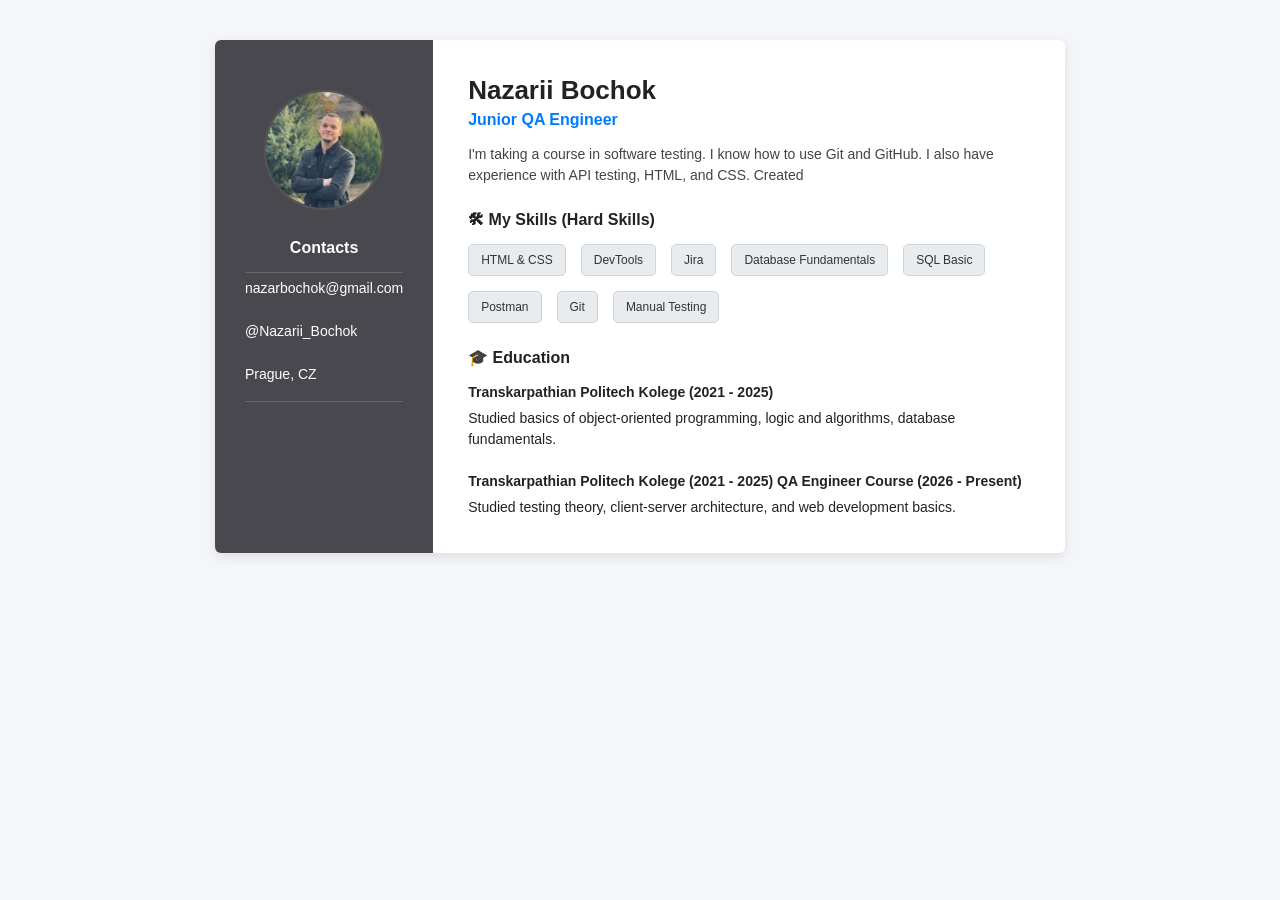
<file: homework.06.08/index.html>
<!DOCTYPE html>
<html lang="uk">
<head>
  <meta charset="UTF-8">
  <meta name="viewport" content="width=device-width, initial-scale=1.0">
  <title>Резюме QA Engineer</title>
  <link rel="stylesheet" href="style.css">
  <meta name="viewport" content="width=device-width, initial-scale=1.0">
</head>
<body>

  <div class="resume">
    <aside class="sidebar">
      <img src="zzzz.jpg" alt="Фото" class="avatar">
      <h3>Contacts</h3>
      <ul class="contacts-list">
        <li>nazarbochok@gmail.com</li>
        <li>@Nazarii_Bochok</li>
        <li>Prague, CZ</li>
      </ul>
    </aside>

      <main class="main">
      <h1>Nazarii Bochok</h1>
      <div class="subtitle">Junior QA Engineer</div>
      
      <p class="about">
        I'm taking a course in software testing. I know how to use Git and GitHub. I also have experience with API testing, HTML, and CSS. Created 

      <h3 class="section-title">🛠 My Skills (Hard Skills)</h3>
      <div class="skills-container">
        <span class="skill-tag">HTML & CSS</span>
        <span class="skill-tag">DevTools</span>
        <span class="skill-tag">Jira</span>
        <span class="skill-tag">Database Fundamentals</span>
        <span class="skill-tag">SQL Basic</span>
        <span class="skill-tag">Postman</span>
        <span class="skill-tag">Git</span>
        <span class="skill-tag">Manual Testing</span>
        

      </div>

      <h3 class="section-title">🎓 Education</h3>
      <div class="education">
        <strong>
          Transkarpathian Politech Kolege (2021 - 2025)
        </strong>
        <p>Studied basics of object-oriented programming, logic and algorithms, database fundamentals.</p>
        <strong>
          <br>Transkarpathian Politech Kolege (2021 - 2025)</b>
          QA Engineer Course (2026 - Present)
        </strong>
        <p>Studied testing theory, client-server architecture, and web development basics.</p>
      </div>
    </main>
  </div>

</body>
</html>
</file>
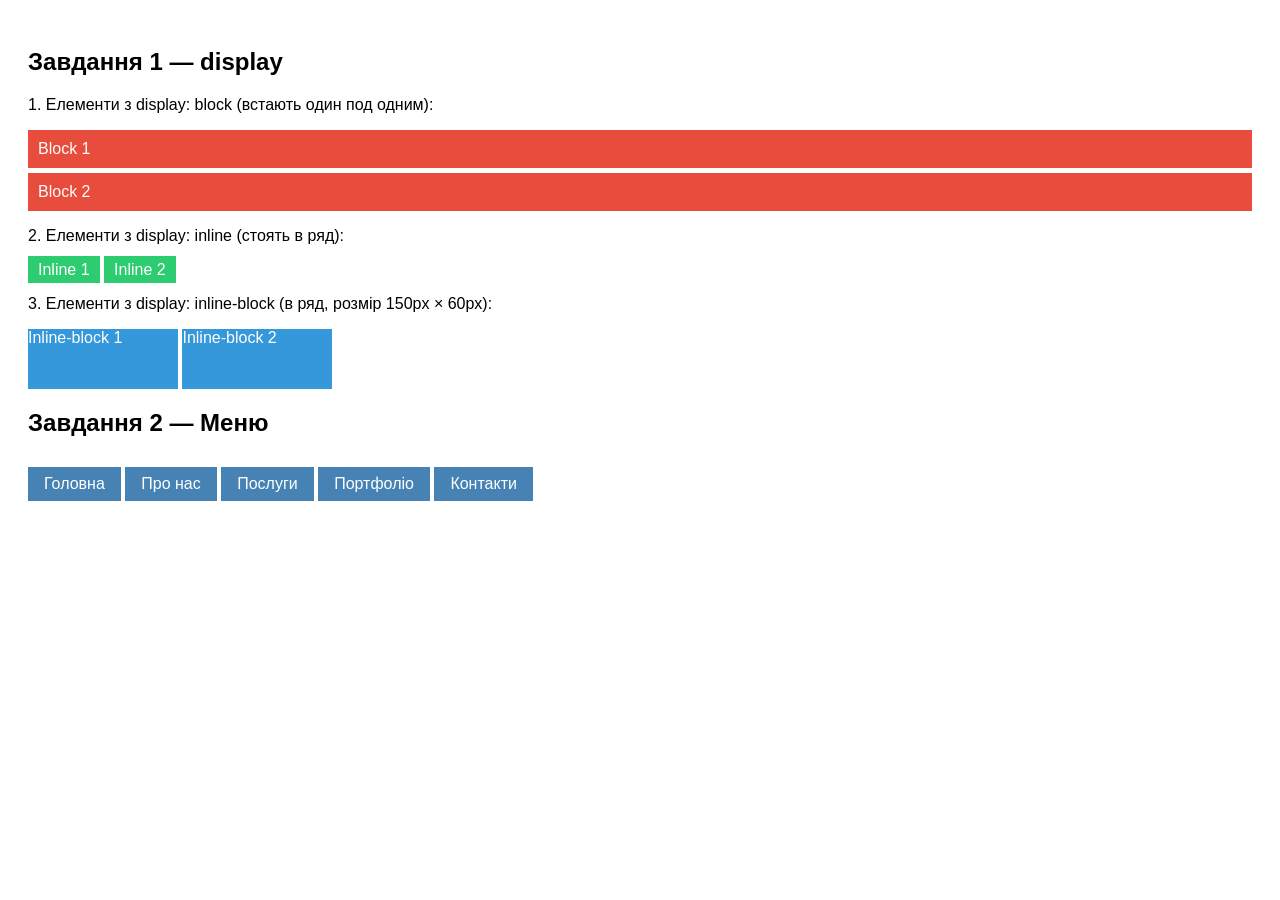
<file: homework_04_08/display_table.html>
<!DOCTYPE html>
<html lang="uk">
<head>
  <meta charset="UTF-8">
  <title>Завдання 1 і 2</title>
  <link rel="stylesheet" href="style2.css">
</head>
<body>

  <!-- Завдання 1 -->
  <h2>Завдання 1 — display</h2>

  <p>1. Елементи з display: block (встають один под одним):</p>
  <div class="block-elem">Block 1</div>
  <div class="block-elem">Block 2</div>

  <p>2. Елементи з display: inline (стоять в ряд):</p>
  <span class="inline-elem">Inline 1</span>
  <span class="inline-elem">Inline 2</span>

  <p>3. Елементи з display: inline-block (в ряд, розмір 150px × 60px):</p>
  <div class="inline-block-elem">Inline-block 1</div>
  <div class="inline-block-elem">Inline-block 2</div>



  <!-- Завдання 2 -->
  <h2>Завдання 2 — Меню</h2>
  <nav class="menu">
    <a href="#">Головна</a>
    <a href="#">Про нас</a>
    <a href="#">Послуги</a>
    <a href="#">Портфоліо</a>
    <a href="#">Контакти</a>
  </nav>

</body>
</html>
</file>
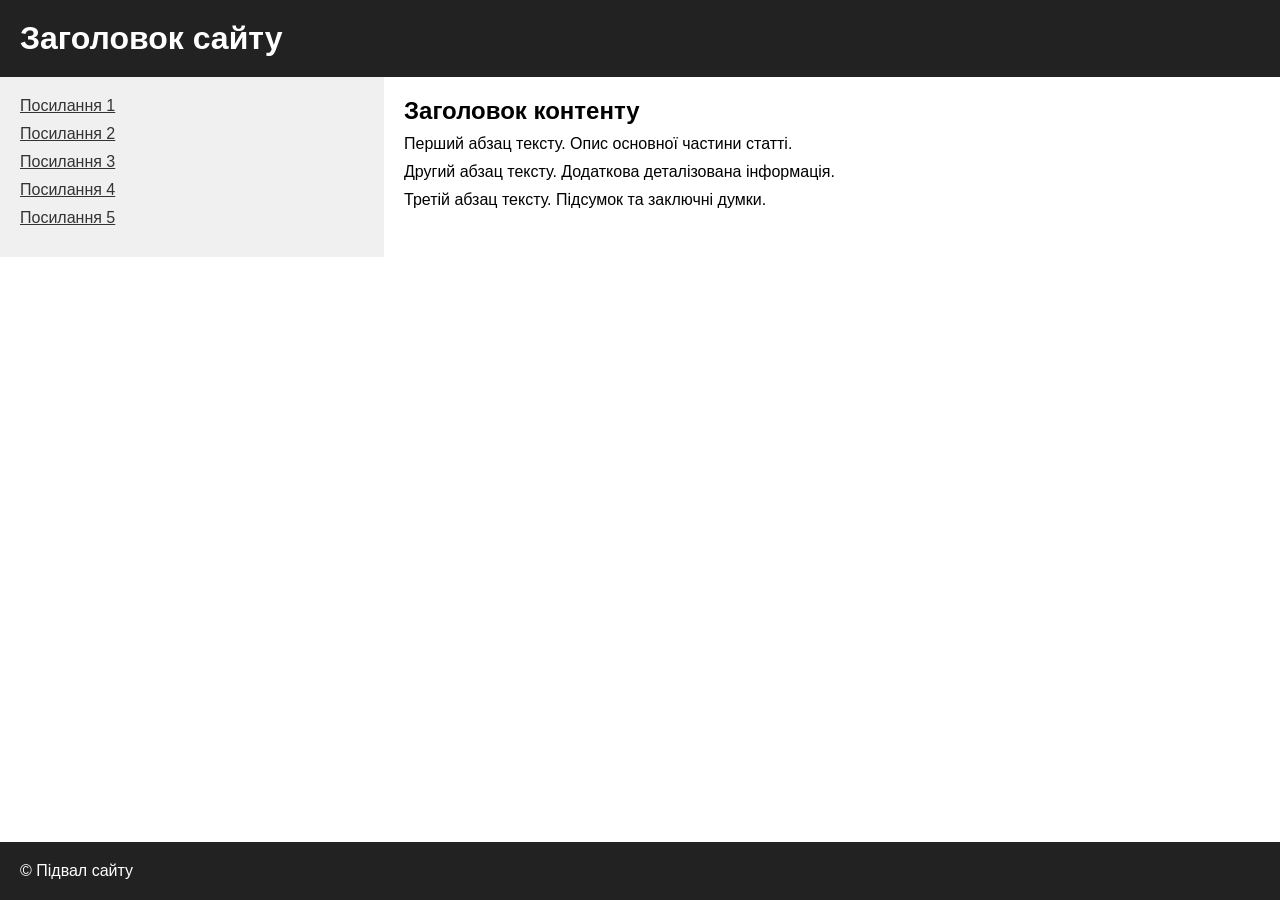
<file: homework_04_08/homework3.html>
<!DOCTYPE html>
<html lang="uk">
<head>
  <meta charset="UTF-8">
  <title>Двоколоночний макет</title>
  <link rel="stylesheet" href="style.css">
</head>
<body>


  <div class="header">
    <h1>Заголовок сайту</h1>
  </div>


  <div class="wrapper">
    <div class="sidebar">
      <a href="#">Посилання 1</a>
      <a href="#">Посилання 2</a>
      <a href="#">Посилання 3</a>
      <a href="#">Посилання 4</a>
      <a href="#">Посилання 5</a>
    </div>
    
    <div class="content">
      <h2>Заголовок контенту</h2>
      <p>Перший абзац тексту. Опис основної частини статті.</p>
      <p>Другий абзац тексту. Додаткова деталізована інформація.</p>
      <p>Третій абзац тексту. Підсумок та заключні думки.</p>
    </div>
  </div>


  <div class="footer">
    <p>&copy; Підвал сайту</p>
  </div>

</body>
</html>
</file>
<file: homework.06.08/style.css>
* {
      box-sizing: border-box;
      margin: 0;
      padding: 0;
    }

    body {
      font-family: Arial, sans-serif;
      background-color: #f4f6f9;
      display: flex;
      justify-content: center;
      padding: 40px 20px;
    }

  
    .resume {
      display: grid;
      grid-template-columns: 1fr 3fr; 
      max-width: 850px;
      width: 100%;
      background-color: #ffffff;
      box-shadow: 0 4px 12px rgba(0, 0, 0, 0.1);
      border-radius: 6px;
      overflow: hidden;
    }

    .sidebar {
      background-color: #49484e;
      color: #ffffff;
      padding: 50px 30px;
      text-align: center;
    }

    .avatar {
      width: 120px;
      height: 120px;
      border-radius: 50%;
      object-fit: cover;
      margin-bottom: 25px;
      border: 2px solid #555;
    }

    .sidebar h3 {
      font-size: 16px;
      margin-bottom: 15px;
      text-align: center;
    }

    .contacts-list {
      
      list-style: none;
      text-align: left;
      font-size: 13px;
      line-height: 2.2;
      border-top: 1px solid #666;
      border-bottom: 1px solid #666;
      
    }

    .contacts-list li {
  display: flex;          
  align-items: center;    
  gap: 10px;              
  margin-bottom: 12px;   
  font-size: 14px;
}

    .main {
      padding: 35px;
      color: #222222;
    }

    .main h1 {
      font-size: 26px;
      margin-bottom: 5px;
    }

    .subtitle {
      color: #007bff;
      font-weight: bold;
      font-size: 16px;
      margin-bottom: 15px;
    }

    .about {
      font-size: 14px;
      line-height: 1.5;
      color: #444444;
      margin-bottom: 25px;
    }

    .section-title {
      font-size: 16px;
      margin-bottom: 15px;
      display: flex;
      align-items: center;
      gap: 8px;
    }

    .skills-container {
      display: flex;
      flex-wrap: wrap; 
      gap: 15px;     
      margin-bottom: 25px;
    }

    .skill-tag {
      background-color: #e9ecef;
      color: #333;
      padding: 8px 12px;
      border-radius: 5px;
      font-size: 12px;
      border: 1px solid #ced4da;
    }

    .education {
      font-size: 14px;
      line-height: 1.5;
    }

    .education strong {
      display: block;
      margin-bottom: 5px;
    }
    @media (max-width: 600px) {
  body {
    padding: 10px; 
  }

  .resume {
    grid-template-columns: 1fr; 
  }
}
</file>
<file: homework_04_08/style2.css>
body {
      font-family: Arial, sans-serif;
      padding: 20px;
    }

    /* Завдання 1: */
    .block-elem {
      background: #e74c3c;
      color: white;
      padding: 10px;
      margin-bottom: 5px;
    }

    .inline-elem {
      background: #2ecc71;
      color: white;
      padding: 5px 10px;
    }

    .inline-block-elem {
      display: inline-block;
      width: 150px;
      height: 60px;
      background: #3498db;
      color: white;
    }

    /* Завдання 2 */
    .menu {
      margin-top: 30px;
    }

    .menu a {
      display: inline-block;
      padding: 8px 16px;
      background: steelblue;
      color: white;
      text-decoration: none;
    }

    .menu a:hover {
      background: #1d4e75;
    }
</file>
<file: homework_04_08/style.css>
* {
      box-sizing: border-box;
      margin: 0;
      padding: 0;
    }

    html, body {
      height: 100%;
    }

    body {
      font-family: Arial, sans-serif;
      display: flex;
      flex-direction: column;
      min-height: 100vh;
    }


    .header {
      background: #222;
      color: #fff;
      padding: 20px;
    }

    .wrapper {
      flex: 1; 
    }

    .wrapper::after {
      content: "";
      display: block;
      clear: both;
    }

    .sidebar {
      float: left;
      width: 30%;
      background: #f0f0f0;
      padding: 20px;
    }

    .sidebar a {
      display: block;
      margin-bottom: 10px;
      color: #333;
    }

    .content {
      float: left;
      width: 70%;
      background: #fff;
      padding: 20px;
    }

    .content h2 {
      margin-bottom: 10px;
    }

    .content p {
      margin-bottom: 10px;
    }

    .footer {
      background: #222;
      color: #fff;
      padding: 20px;
      clear: both;
    }
</file>
